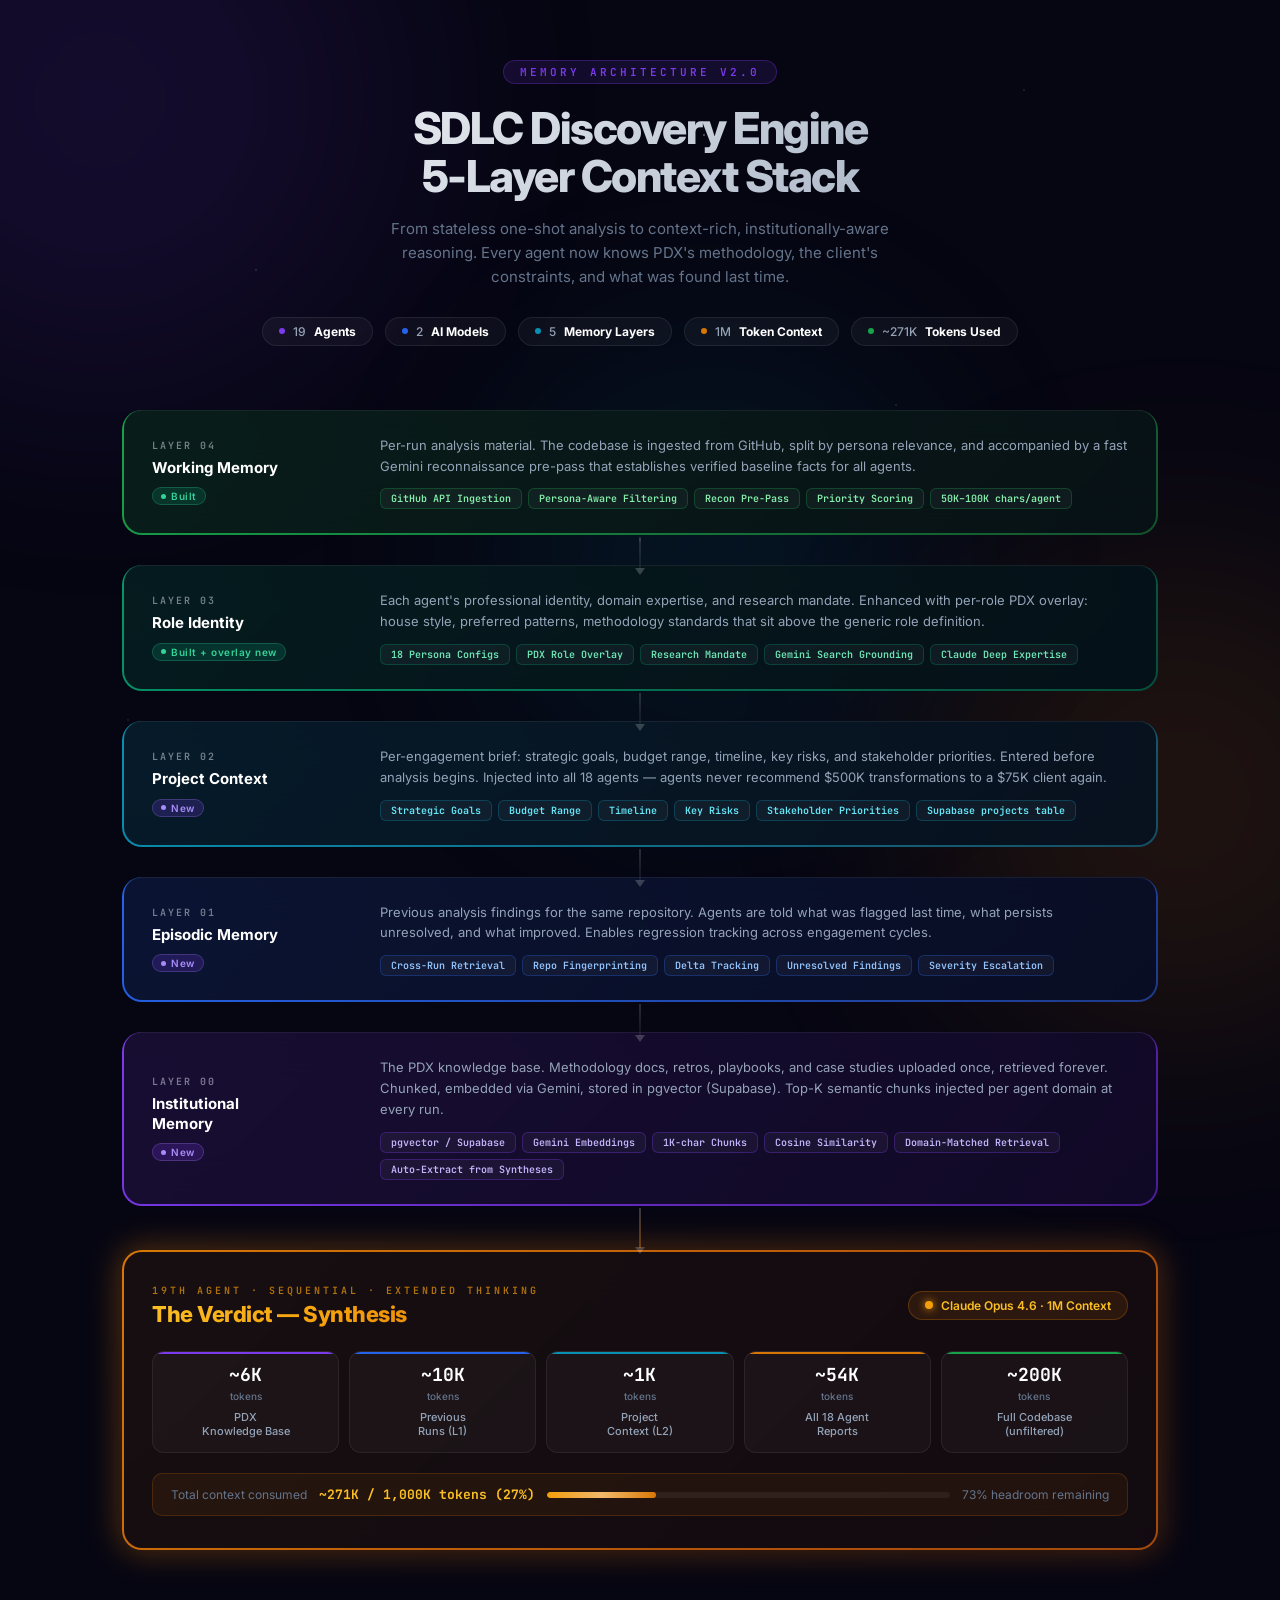
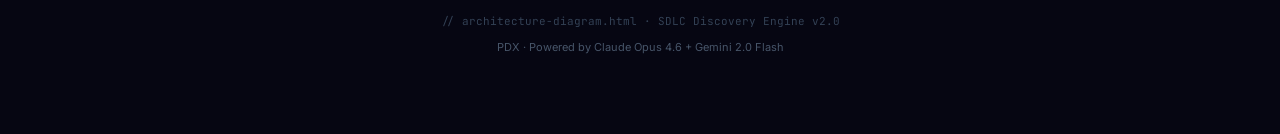
<file: docs/architecture-diagram.html>
<!DOCTYPE html>
<html lang="en">
<head>
<meta charset="UTF-8">
<meta name="viewport" content="width=device-width, initial-scale=1.0">
<title>SDLC Discovery Engine — Memory Architecture</title>
<style>
  @import url('https://fonts.googleapis.com/css2?family=Inter:wght@300;400;500;600;700;800;900&family=JetBrains+Mono:wght@400;600&display=swap');

  *, *::before, *::after { box-sizing: border-box; margin: 0; padding: 0; }

  :root {
    --layer0: #7c3aed;
    --layer1: #2563eb;
    --layer2: #0891b2;
    --layer3: #059669;
    --layer4: #16a34a;
    --synthesis: #d97706;
    --bg: #060612;
    --card: rgba(255,255,255,0.04);
    --border: rgba(255,255,255,0.08);
    --text: #e2e8f0;
    --muted: #64748b;
  }

  body {
    background: var(--bg);
    color: var(--text);
    font-family: 'Inter', sans-serif;
    min-height: 100vh;
    overflow-x: hidden;
  }

  /* ── starfield ── */
  body::before {
    content: '';
    position: fixed;
    inset: 0;
    background-image:
      radial-gradient(1px 1px at 20% 30%, rgba(255,255,255,0.4) 0%, transparent 100%),
      radial-gradient(1px 1px at 80% 10%, rgba(255,255,255,0.3) 0%, transparent 100%),
      radial-gradient(1px 1px at 50% 60%, rgba(255,255,255,0.35) 0%, transparent 100%),
      radial-gradient(1px 1px at 10% 80%, rgba(255,255,255,0.25) 0%, transparent 100%),
      radial-gradient(1px 1px at 90% 70%, rgba(255,255,255,0.3) 0%, transparent 100%),
      radial-gradient(1px 1px at 35% 90%, rgba(255,255,255,0.2) 0%, transparent 100%),
      radial-gradient(1px 1px at 70% 45%, rgba(255,255,255,0.3) 0%, transparent 100%),
      radial-gradient(1.5px 1.5px at 55% 15%, rgba(255,255,255,0.5) 0%, transparent 100%),
      radial-gradient(1px 1px at 15% 55%, rgba(255,255,255,0.2) 0%, transparent 100%),
      radial-gradient(1px 1px at 85% 85%, rgba(255,255,255,0.4) 0%, transparent 100%);
    pointer-events: none;
    z-index: 0;
  }

  /* ── ambient glows ── */
  .glow-ambient {
    position: fixed;
    border-radius: 50%;
    filter: blur(120px);
    opacity: 0.12;
    pointer-events: none;
    z-index: 0;
    animation: drift 12s ease-in-out infinite alternate;
  }
  .glow-ambient:nth-child(1) { width: 600px; height: 600px; background: var(--layer0); top: -200px; left: -200px; animation-delay: 0s; }
  .glow-ambient:nth-child(2) { width: 500px; height: 500px; background: var(--synthesis); bottom: -150px; right: -150px; animation-delay: -4s; }
  .glow-ambient:nth-child(3) { width: 400px; height: 400px; background: var(--layer2); top: 40%; left: 40%; animation-delay: -8s; }

  @keyframes drift {
    from { transform: translate(0, 0) scale(1); }
    to   { transform: translate(30px, 20px) scale(1.05); }
  }

  /* ── layout ── */
  .wrapper {
    position: relative;
    z-index: 1;
    max-width: 1100px;
    margin: 0 auto;
    padding: 60px 32px 80px;
  }

  /* ── header ── */
  header {
    text-align: center;
    margin-bottom: 64px;
  }
  .eyebrow {
    display: inline-block;
    font-family: 'JetBrains Mono', monospace;
    font-size: 11px;
    font-weight: 600;
    letter-spacing: 3px;
    text-transform: uppercase;
    color: var(--layer0);
    background: rgba(124,58,237,0.12);
    border: 1px solid rgba(124,58,237,0.3);
    border-radius: 100px;
    padding: 4px 16px;
    margin-bottom: 20px;
  }
  h1 {
    font-size: clamp(28px, 4vw, 44px);
    font-weight: 800;
    letter-spacing: -1.5px;
    background: linear-gradient(135deg, #fff 0%, #94a3b8 100%);
    -webkit-background-clip: text;
    -webkit-text-fill-color: transparent;
    background-clip: text;
    line-height: 1.1;
    margin-bottom: 16px;
  }
  .subtitle {
    font-size: 15px;
    color: var(--muted);
    max-width: 520px;
    margin: 0 auto;
    line-height: 1.6;
  }

  /* ── stat pills ── */
  .stats {
    display: flex;
    justify-content: center;
    gap: 12px;
    flex-wrap: wrap;
    margin-top: 28px;
  }
  .stat-pill {
    display: flex;
    align-items: center;
    gap: 8px;
    background: var(--card);
    border: 1px solid var(--border);
    border-radius: 100px;
    padding: 6px 16px;
    font-size: 12px;
    font-weight: 500;
    color: #94a3b8;
  }
  .stat-pill b { color: #fff; }
  .stat-dot { width: 6px; height: 6px; border-radius: 50%; }

  /* ── layers ── */
  .stack { display: flex; flex-direction: column; gap: 0; }

  .layer {
    position: relative;
    border-radius: 20px;
    padding: 0 2px 2px;
    margin-bottom: 6px;
    transition: transform 0.2s;
  }
  .layer:hover { transform: translateX(4px); }

  .layer-inner {
    background: rgba(6, 6, 18, 0.85);
    backdrop-filter: blur(20px);
    border-radius: 18px;
    padding: 24px 28px;
    display: grid;
    grid-template-columns: 200px 1fr;
    gap: 28px;
    align-items: center;
    border-top: 1px solid rgba(255,255,255,0.06);
  }

  /* gradient top border per layer */
  .layer[data-l="0"] { background: linear-gradient(135deg, var(--layer0), #4c1d95); }
  .layer[data-l="1"] { background: linear-gradient(135deg, var(--layer1), #1e3a8a); }
  .layer[data-l="2"] { background: linear-gradient(135deg, var(--layer2), #164e63); }
  .layer[data-l="3"] { background: linear-gradient(135deg, var(--layer3), #064e3b); }
  .layer[data-l="4"] { background: linear-gradient(135deg, var(--layer4), #14532d); }

  /* glow on hover */
  .layer[data-l="0"]:hover .layer-inner { box-shadow: 0 0 40px rgba(124,58,237,0.2); }
  .layer[data-l="1"]:hover .layer-inner { box-shadow: 0 0 40px rgba(37,99,235,0.2); }
  .layer[data-l="2"]:hover .layer-inner { box-shadow: 0 0 40px rgba(8,145,178,0.2); }
  .layer[data-l="3"]:hover .layer-inner { box-shadow: 0 0 40px rgba(5,150,105,0.2); }
  .layer[data-l="4"]:hover .layer-inner { box-shadow: 0 0 40px rgba(22,163,74,0.2); }

  /* connector */
  .connector {
    display: flex;
    justify-content: center;
    align-items: center;
    height: 32px;
    position: relative;
    margin: -4px 0;
    z-index: 2;
  }
  .connector-line {
    width: 2px;
    height: 100%;
    background: linear-gradient(to bottom, rgba(255,255,255,0.15), rgba(255,255,255,0.05));
    position: relative;
    overflow: visible;
  }
  .connector-line::after {
    content: '';
    position: absolute;
    bottom: -6px;
    left: 50%;
    transform: translateX(-50%);
    width: 0;
    height: 0;
    border-left: 5px solid transparent;
    border-right: 5px solid transparent;
    border-top: 7px solid rgba(255,255,255,0.2);
  }
  /* animated data particle */
  .connector-dot {
    position: absolute;
    width: 4px;
    height: 4px;
    border-radius: 50%;
    background: white;
    top: 0;
    left: 50%;
    transform: translateX(-50%);
    animation: flow 2s linear infinite;
    opacity: 0;
  }
  .connector:nth-child(2) .connector-dot { animation-delay: -0.4s; }
  .connector:nth-child(4) .connector-dot { animation-delay: -0.8s; }
  .connector:nth-child(6) .connector-dot { animation-delay: -1.2s; }
  .connector:nth-child(8) .connector-dot { animation-delay: -1.6s; }
  @keyframes flow {
    0%   { top: 0%; opacity: 0; }
    10%  { opacity: 1; }
    90%  { opacity: 1; }
    100% { top: 100%; opacity: 0; }
  }

  /* ── layer label ── */
  .layer-label {
    display: flex;
    flex-direction: column;
    gap: 6px;
  }
  .layer-number {
    font-family: 'JetBrains Mono', monospace;
    font-size: 10px;
    font-weight: 600;
    letter-spacing: 2px;
    text-transform: uppercase;
    opacity: 0.5;
  }
  .layer-name {
    font-size: 15px;
    font-weight: 700;
    line-height: 1.3;
    color: #fff;
  }
  .layer-status {
    display: inline-flex;
    align-items: center;
    gap: 5px;
    font-size: 10px;
    font-weight: 600;
    letter-spacing: 0.5px;
    padding: 2px 8px;
    border-radius: 100px;
    margin-top: 4px;
    width: fit-content;
  }
  .status-built { background: rgba(5,150,105,0.2); color: #34d399; border: 1px solid rgba(52,211,153,0.25); }
  .status-new   { background: rgba(124,58,237,0.2); color: #a78bfa; border: 1px solid rgba(167,139,250,0.25); }
  .status-dot { width: 5px; height: 5px; border-radius: 50%; background: currentColor; }

  /* ── layer content ── */
  .layer-content { display: flex; flex-direction: column; gap: 12px; }
  .layer-desc {
    font-size: 13px;
    color: #94a3b8;
    line-height: 1.6;
  }
  .chips {
    display: flex;
    flex-wrap: wrap;
    gap: 6px;
  }
  .chip {
    font-family: 'JetBrains Mono', monospace;
    font-size: 10px;
    font-weight: 600;
    padding: 3px 10px;
    border-radius: 6px;
    border: 1px solid rgba(255,255,255,0.1);
    background: rgba(255,255,255,0.04);
    color: #cbd5e1;
    white-space: nowrap;
  }

  /* colour tints per layer */
  .layer[data-l="0"] .chip { border-color: rgba(124,58,237,0.3); color: #c4b5fd; }
  .layer[data-l="1"] .chip { border-color: rgba(37,99,235,0.3);  color: #93c5fd; }
  .layer[data-l="2"] .chip { border-color: rgba(8,145,178,0.3);  color: #67e8f9; }
  .layer[data-l="3"] .chip { border-color: rgba(5,150,105,0.3);  color: #6ee7b7; }
  .layer[data-l="4"] .chip { border-color: rgba(22,163,74,0.3);  color: #86efac; }

  /* ── synthesis ── */
  .synthesis-wrap {
    margin-top: 6px;
    border-radius: 20px;
    padding: 2px;
    background: linear-gradient(135deg, #d97706, #b45309, #92400e, #d97706);
    background-size: 200% 200%;
    animation: gradientShift 4s ease infinite;
    position: relative;
  }
  @keyframes gradientShift {
    0%   { background-position: 0% 50%; }
    50%  { background-position: 100% 50%; }
    100% { background-position: 0% 50%; }
  }
  /* pulsing outer glow */
  .synthesis-wrap::before {
    content: '';
    position: absolute;
    inset: -4px;
    border-radius: 24px;
    background: linear-gradient(135deg, #d97706, #b45309);
    filter: blur(16px);
    opacity: 0.35;
    animation: pulse 2.5s ease-in-out infinite;
    z-index: -1;
  }
  @keyframes pulse {
    0%, 100% { opacity: 0.2; transform: scale(1); }
    50%       { opacity: 0.45; transform: scale(1.01); }
  }

  .synthesis-inner {
    background: rgba(6, 6, 18, 0.92);
    backdrop-filter: blur(20px);
    border-radius: 18px;
    padding: 32px 28px;
  }
  .synthesis-header {
    display: flex;
    align-items: center;
    justify-content: space-between;
    margin-bottom: 24px;
    flex-wrap: wrap;
    gap: 12px;
  }
  .synthesis-title-group { display: flex; flex-direction: column; gap: 4px; }
  .synthesis-label {
    font-family: 'JetBrains Mono', monospace;
    font-size: 10px;
    font-weight: 600;
    letter-spacing: 3px;
    text-transform: uppercase;
    color: #f59e0b;
    opacity: 0.7;
  }
  .synthesis-title {
    font-size: 22px;
    font-weight: 800;
    background: linear-gradient(135deg, #fbbf24, #f59e0b, #d97706);
    -webkit-background-clip: text;
    -webkit-text-fill-color: transparent;
    background-clip: text;
    letter-spacing: -0.5px;
  }
  .model-badge {
    display: flex;
    align-items: center;
    gap: 8px;
    background: rgba(217,119,6,0.12);
    border: 1px solid rgba(217,119,6,0.3);
    border-radius: 100px;
    padding: 6px 16px;
    font-size: 12px;
    font-weight: 600;
    color: #fbbf24;
  }
  .model-dot {
    width: 8px; height: 8px;
    border-radius: 50%;
    background: #f59e0b;
    box-shadow: 0 0 8px #f59e0b;
    animation: blink 1.5s ease-in-out infinite;
  }
  @keyframes blink {
    0%, 100% { opacity: 1; box-shadow: 0 0 8px #f59e0b; }
    50%       { opacity: 0.4; box-shadow: 0 0 2px #f59e0b; }
  }

  /* ── context flow into synthesis ── */
  .context-flow {
    display: grid;
    grid-template-columns: repeat(5, 1fr);
    gap: 10px;
    margin-bottom: 20px;
  }
  .ctx-card {
    background: rgba(255,255,255,0.03);
    border: 1px solid rgba(255,255,255,0.07);
    border-radius: 12px;
    padding: 14px 12px;
    text-align: center;
    position: relative;
    overflow: hidden;
    transition: border-color 0.2s, transform 0.2s;
    cursor: default;
  }
  .ctx-card:hover { transform: translateY(-2px); }
  .ctx-card::before {
    content: '';
    position: absolute;
    top: 0; left: 0; right: 0;
    height: 2px;
  }
  .ctx-card:nth-child(1)::before { background: var(--layer0); }
  .ctx-card:nth-child(2)::before { background: var(--layer1); }
  .ctx-card:nth-child(3)::before { background: var(--layer2); }
  .ctx-card:nth-child(4)::before { background: var(--synthesis); }
  .ctx-card:nth-child(5)::before { background: var(--layer4); }
  .ctx-card:nth-child(1):hover { border-color: rgba(124,58,237,0.4); }
  .ctx-card:nth-child(2):hover { border-color: rgba(37,99,235,0.4); }
  .ctx-card:nth-child(3):hover { border-color: rgba(8,145,178,0.4); }
  .ctx-card:nth-child(4):hover { border-color: rgba(217,119,6,0.4); }
  .ctx-card:nth-child(5):hover { border-color: rgba(22,163,74,0.4); }

  .ctx-tokens {
    font-family: 'JetBrains Mono', monospace;
    font-size: 18px;
    font-weight: 700;
    color: #fff;
    line-height: 1;
    margin-bottom: 6px;
  }
  .ctx-unit { font-size: 10px; font-weight: 500; color: var(--muted); margin-bottom: 8px; }
  .ctx-label { font-size: 11px; font-weight: 500; color: #94a3b8; line-height: 1.3; }

  .total-bar {
    background: rgba(217,119,6,0.08);
    border: 1px solid rgba(217,119,6,0.2);
    border-radius: 10px;
    padding: 12px 18px;
    display: flex;
    align-items: center;
    justify-content: space-between;
    gap: 12px;
    flex-wrap: wrap;
  }
  .total-label { font-size: 12px; color: var(--muted); }
  .total-value {
    font-family: 'JetBrains Mono', monospace;
    font-size: 13px;
    font-weight: 700;
    color: #fbbf24;
  }
  .capacity-bar {
    flex: 1;
    min-width: 120px;
    height: 6px;
    background: rgba(255,255,255,0.06);
    border-radius: 100px;
    overflow: hidden;
  }
  .capacity-fill {
    height: 100%;
    width: 27%;
    background: linear-gradient(90deg, #f59e0b, #d97706);
    border-radius: 100px;
    position: relative;
  }
  .capacity-fill::after {
    content: '';
    position: absolute;
    inset: 0;
    background: linear-gradient(90deg, transparent, rgba(255,255,255,0.4), transparent);
    animation: shimmer 2s linear infinite;
  }
  @keyframes shimmer {
    0%   { transform: translateX(-100%); }
    100% { transform: translateX(400%); }
  }

  /* ── footer ── */
  footer {
    text-align: center;
    margin-top: 64px;
    display: flex;
    flex-direction: column;
    align-items: center;
    gap: 12px;
  }
  .footer-note {
    font-size: 11px;
    color: #334155;
    font-family: 'JetBrains Mono', monospace;
  }
  .footer-brand {
    font-size: 11px;
    color: #475569;
  }

  /* ── responsive ── */
  @media (max-width: 680px) {
    .layer-inner { grid-template-columns: 1fr; }
    .context-flow { grid-template-columns: repeat(3, 1fr); }
    .context-flow .ctx-card:nth-child(4),
    .context-flow .ctx-card:nth-child(5) { display: none; }
  }
</style>
</head>
<body>

<div class="glow-ambient"></div>
<div class="glow-ambient"></div>
<div class="glow-ambient"></div>

<div class="wrapper">

  <!-- ── header ── -->
  <header>
    <div class="eyebrow">Memory Architecture v2.0</div>
    <h1>SDLC Discovery Engine<br>5-Layer Context Stack</h1>
    <p class="subtitle">From stateless one-shot analysis to context-rich, institutionally-aware reasoning. Every agent now knows PDX's methodology, the client's constraints, and what was found last time.</p>
    <div class="stats">
      <div class="stat-pill"><span class="stat-dot" style="background:#7c3aed"></span>19 <b>Agents</b></div>
      <div class="stat-pill"><span class="stat-dot" style="background:#2563eb"></span>2 <b>AI Models</b></div>
      <div class="stat-pill"><span class="stat-dot" style="background:#0891b2"></span>5 <b>Memory Layers</b></div>
      <div class="stat-pill"><span class="stat-dot" style="background:#d97706"></span>1M <b>Token Context</b></div>
      <div class="stat-pill"><span class="stat-dot" style="background:#16a34a"></span>~271K <b>Tokens Used</b></div>
    </div>
  </header>

  <!-- ── stack ── -->
  <div class="stack">

    <!-- Layer 4 -->
    <div class="layer" data-l="4">
      <div class="layer-inner">
        <div class="layer-label">
          <span class="layer-number">Layer 04</span>
          <span class="layer-name">Working Memory</span>
          <span class="layer-status status-built"><span class="status-dot"></span>Built</span>
        </div>
        <div class="layer-content">
          <p class="layer-desc">Per-run analysis material. The codebase is ingested from GitHub, split by persona relevance, and accompanied by a fast Gemini reconnaissance pre-pass that establishes verified baseline facts for all agents.</p>
          <div class="chips">
            <span class="chip">GitHub API Ingestion</span>
            <span class="chip">Persona-Aware Filtering</span>
            <span class="chip">Recon Pre-Pass</span>
            <span class="chip">Priority Scoring</span>
            <span class="chip">50K–100K chars/agent</span>
          </div>
        </div>
      </div>
    </div>

    <div class="connector"><div class="connector-line"><div class="connector-dot"></div></div></div>

    <!-- Layer 3 -->
    <div class="layer" data-l="3">
      <div class="layer-inner">
        <div class="layer-label">
          <span class="layer-number">Layer 03</span>
          <span class="layer-name">Role Identity</span>
          <span class="layer-status status-built"><span class="status-dot"></span>Built + overlay new</span>
        </div>
        <div class="layer-content">
          <p class="layer-desc">Each agent's professional identity, domain expertise, and research mandate. Enhanced with per-role PDX overlay: house style, preferred patterns, methodology standards that sit above the generic role definition.</p>
          <div class="chips">
            <span class="chip">18 Persona Configs</span>
            <span class="chip">PDX Role Overlay</span>
            <span class="chip">Research Mandate</span>
            <span class="chip">Gemini Search Grounding</span>
            <span class="chip">Claude Deep Expertise</span>
          </div>
        </div>
      </div>
    </div>

    <div class="connector"><div class="connector-line"><div class="connector-dot"></div></div></div>

    <!-- Layer 2 -->
    <div class="layer" data-l="2">
      <div class="layer-inner">
        <div class="layer-label">
          <span class="layer-number">Layer 02</span>
          <span class="layer-name">Project Context</span>
          <span class="layer-status status-new"><span class="status-dot"></span>New</span>
        </div>
        <div class="layer-content">
          <p class="layer-desc">Per-engagement brief: strategic goals, budget range, timeline, key risks, and stakeholder priorities. Entered before analysis begins. Injected into all 18 agents — agents never recommend $500K transformations to a $75K client again.</p>
          <div class="chips">
            <span class="chip">Strategic Goals</span>
            <span class="chip">Budget Range</span>
            <span class="chip">Timeline</span>
            <span class="chip">Key Risks</span>
            <span class="chip">Stakeholder Priorities</span>
            <span class="chip">Supabase projects table</span>
          </div>
        </div>
      </div>
    </div>

    <div class="connector"><div class="connector-line"><div class="connector-dot"></div></div></div>

    <!-- Layer 1 -->
    <div class="layer" data-l="1">
      <div class="layer-inner">
        <div class="layer-label">
          <span class="layer-number">Layer 01</span>
          <span class="layer-name">Episodic Memory</span>
          <span class="layer-status status-new"><span class="status-dot"></span>New</span>
        </div>
        <div class="layer-content">
          <p class="layer-desc">Previous analysis findings for the same repository. Agents are told what was flagged last time, what persists unresolved, and what improved. Enables regression tracking across engagement cycles.</p>
          <div class="chips">
            <span class="chip">Cross-Run Retrieval</span>
            <span class="chip">Repo Fingerprinting</span>
            <span class="chip">Delta Tracking</span>
            <span class="chip">Unresolved Findings</span>
            <span class="chip">Severity Escalation</span>
          </div>
        </div>
      </div>
    </div>

    <div class="connector"><div class="connector-line"><div class="connector-dot"></div></div></div>

    <!-- Layer 0 -->
    <div class="layer" data-l="0">
      <div class="layer-inner">
        <div class="layer-label">
          <span class="layer-number">Layer 00</span>
          <span class="layer-name">Institutional<br>Memory</span>
          <span class="layer-status status-new"><span class="status-dot"></span>New</span>
        </div>
        <div class="layer-content">
          <p class="layer-desc">The PDX knowledge base. Methodology docs, retros, playbooks, and case studies uploaded once, retrieved forever. Chunked, embedded via Gemini, stored in pgvector (Supabase). Top-K semantic chunks injected per agent domain at every run.</p>
          <div class="chips">
            <span class="chip">pgvector / Supabase</span>
            <span class="chip">Gemini Embeddings</span>
            <span class="chip">1K-char Chunks</span>
            <span class="chip">Cosine Similarity</span>
            <span class="chip">Domain-Matched Retrieval</span>
            <span class="chip">Auto-Extract from Syntheses</span>
          </div>
        </div>
      </div>
    </div>

    <!-- connector to synthesis -->
    <div class="connector" style="height: 40px;">
      <div class="connector-line" style="background: linear-gradient(to bottom, rgba(255,255,255,0.2), rgba(217,119,6,0.4));">
        <div class="connector-dot" style="background:#fbbf24; box-shadow:0 0 6px #fbbf24;"></div>
      </div>
    </div>

    <!-- Synthesis -->
    <div class="synthesis-wrap">
      <div class="synthesis-inner">
        <div class="synthesis-header">
          <div class="synthesis-title-group">
            <span class="synthesis-label">19th Agent · Sequential · Extended Thinking</span>
            <span class="synthesis-title">The Verdict — Synthesis</span>
          </div>
          <div class="model-badge"><span class="model-dot"></span>Claude Opus 4.6 · 1M Context</div>
        </div>

        <div class="context-flow">
          <div class="ctx-card">
            <div class="ctx-tokens">~6K</div>
            <div class="ctx-unit">tokens</div>
            <div class="ctx-label">PDX<br>Knowledge Base</div>
          </div>
          <div class="ctx-card">
            <div class="ctx-tokens">~10K</div>
            <div class="ctx-unit">tokens</div>
            <div class="ctx-label">Previous<br>Runs (L1)</div>
          </div>
          <div class="ctx-card">
            <div class="ctx-tokens">~1K</div>
            <div class="ctx-unit">tokens</div>
            <div class="ctx-label">Project<br>Context (L2)</div>
          </div>
          <div class="ctx-card">
            <div class="ctx-tokens">~54K</div>
            <div class="ctx-unit">tokens</div>
            <div class="ctx-label">All 18 Agent<br>Reports</div>
          </div>
          <div class="ctx-card">
            <div class="ctx-tokens">~200K</div>
            <div class="ctx-unit">tokens</div>
            <div class="ctx-label">Full Codebase<br>(unfiltered)</div>
          </div>
        </div>

        <div class="total-bar">
          <span class="total-label">Total context consumed</span>
          <span class="total-value">~271K / 1,000K tokens (27%)</span>
          <div class="capacity-bar"><div class="capacity-fill"></div></div>
          <span class="total-label" style="white-space:nowrap">73% headroom remaining</span>
        </div>
      </div>
    </div>

  </div><!-- /stack -->

  <footer>
    <span class="footer-note">// architecture-diagram.html · SDLC Discovery Engine v2.0</span>
    <span class="footer-brand">PDX · Powered by Claude Opus 4.6 + Gemini 2.0 Flash</span>
  </footer>

</div><!-- /wrapper -->
</body>
</html>
</file>
